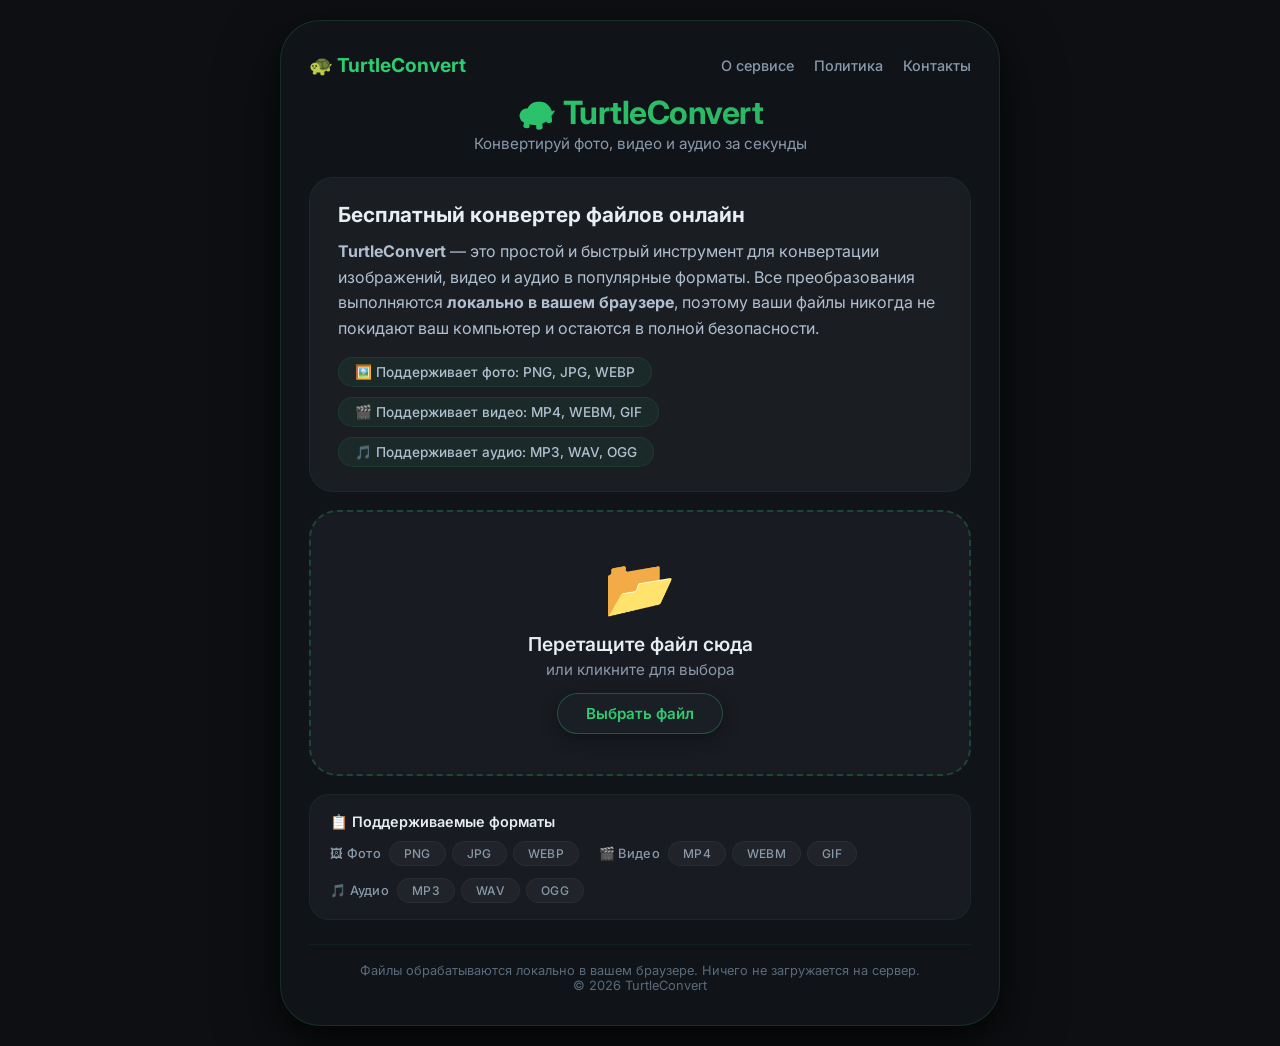
<file: index.html>
<!DOCTYPE html>
<html lang="ru">
<head>
    <meta charset="UTF-8" />
    <meta name="viewport" content="width=device-width, initial-scale=1.0" />
    <title>TurtleConvert — Конвертер файлов онлайн</title>
    <link rel="stylesheet" href="style.css" />
    <link rel="preconnect" href="https://fonts.googleapis.com" />
    <link href="https://fonts.googleapis.com/css2?family=Inter:opsz@14..32&display=swap" rel="stylesheet" />
</head>
<body>
    <div class="app">
        <header>
            <nav>
                <a href="/" class="nav-brand">🐢 TurtleConvert</a>
                <ul class="nav-menu">
                    <li><a href="/about.html">О сервисе</a></li>
                    <li><a href="/privacy.html">Политика</a></li>
                    <li><a href="/contact.html">Контакты</a></li>
                </ul>
            </nav>
            <h1>🐢 TurtleConvert</h1>
            <p class="subtitle">Конвертируй фото, видео и аудио за секунды</p>
        </header>

        <main class="container">
            <!-- Информационный блок -->
            <section class="info-section">
                <h2>Бесплатный конвертер файлов онлайн</h2>
                <p>
                    <strong>TurtleConvert</strong> — это простой и быстрый инструмент для конвертации изображений, 
                    видео и аудио в популярные форматы. Все преобразования выполняются <strong>локально в вашем браузере</strong>, 
                    поэтому ваши файлы никогда не покидают ваш компьютер и остаются в полной безопасности.
                </p>
                <div class="features">
                    <span class="feature">🖼️ Поддерживает фото: PNG, JPG, WEBP</span>
                    <span class="feature">🎬 Поддерживает видео: MP4, WEBM, GIF</span>
                    <span class="feature">🎵 Поддерживает аудио: MP3, WAV, OGG</span>
                </div>
            </section>

            <!-- Drop zone -->
            <div class="drop-zone" id="dropZone">
                <div class="drop-content">
                    <span class="icon-big">📂</span>
                    <h3>Перетащите файл сюда</h3>
                    <p>или кликните для выбора</p>
                    <input type="file" id="fileInput" accept=".png,.jpg,.jpeg,.webp,.mp4,.webm,.gif,.mp3,.wav,.ogg" hidden />
                    <button class="btn btn-primary" id="selectBtn">Выбрать файл</button>
                </div>
            </div>

            <!-- Supported formats -->
            <div class="formats-section">
                <div class="formats-header">
                    <span class="formats-title">📋 Поддерживаемые форматы</span>
                </div>
                <div class="formats-grid" id="formatsGrid">
                    <!-- Фото -->
                    <div class="format-category" data-category="image">
                        <div class="category-label">🖼 Фото</div>
                        <div class="format-chips">
                            <span class="chip" data-format="png">PNG</span>
                            <span class="chip" data-format="jpg">JPG</span>
                            <span class="chip" data-format="webp">WEBP</span>
                        </div>
                    </div>
                    <!-- Видео -->
                    <div class="format-category" data-category="video">
                        <div class="category-label">🎬 Видео</div>
                        <div class="format-chips">
                            <span class="chip" data-format="mp4">MP4</span>
                            <span class="chip" data-format="webm">WEBM</span>
                            <span class="chip" data-format="gif">GIF</span>
                        </div>
                    </div>
                    <!-- Аудио -->
                    <div class="format-category" data-category="audio">
                        <div class="category-label">🎵 Аудио</div>
                        <div class="format-chips">
                            <span class="chip" data-format="mp3">MP3</span>
                            <span class="chip" data-format="wav">WAV</span>
                            <span class="chip" data-format="ogg">OGG</span>
                        </div>
                    </div>
                </div>
            </div>

            <!-- Info & controls -->
            <div class="controls" id="controls" style="display: none">
                <div class="file-info">
                    <div class="file-meta">
                        <span class="file-name" id="fileName">file.png</span>
                        <span class="file-size" id="fileSize">0 KB</span>
                    </div>
                    <div class="format-row">
                        <div class="format-group">
                            <label>Текущий формат</label>
                            <span class="badge" id="currentFormat">PNG</span>
                        </div>
                        <div class="format-group">
                            <label>Конвертировать в</label>
                            <select id="targetFormat" class="select-clean"></select>
                        </div>
                    </div>
                    <!-- Filename input -->
                    <div class="format-row" style="margin-top: 6px;">
                        <div class="format-group" style="width: 100%;">
                            <label>Имя выходного файла</label>
                            <div class="filename-input-wrapper">
                                <input type="text" id="outputFileName" class="filename-input" placeholder="новое_имя" />
                                <span class="filename-ext" id="outputFileExt">.png</span>
                            </div>
                        </div>
                    </div>
                </div>

                <button class="btn btn-convert" id="convertBtn">Конвертировать</button>
            </div>

            <!-- Result -->
            <div class="result" id="result" style="display: none">
                <div class="result-card">
                    <div class="result-preview" id="resultPreview"></div>
                    <div class="result-actions">
                        <a class="btn btn-download" id="downloadBtn" download>⬇ Скачать</a>
                        <button class="btn btn-secondary" id="resetBtn">🔄 Конвертировать другой файл</button>
                    </div>
                </div>
            </div>

            <!-- Yandex Autoplacement 19808301 -->
            <script src="https://yandex.ru/ads/system/context.js" async></script>
            <script data-page-id="19808301" src="https://yandex.ru/ads/system/ap-loader.js" async></script>
        </main>

        <footer>
            <p>Файлы обрабатываются локально в вашем браузере. Ничего не загружается на сервер.</p>

            <p>&copy; 2026 TurtleConvert</p>
        </footer>
    </div>

    <script src="script.js"></script>
</body>
</html>
</file>
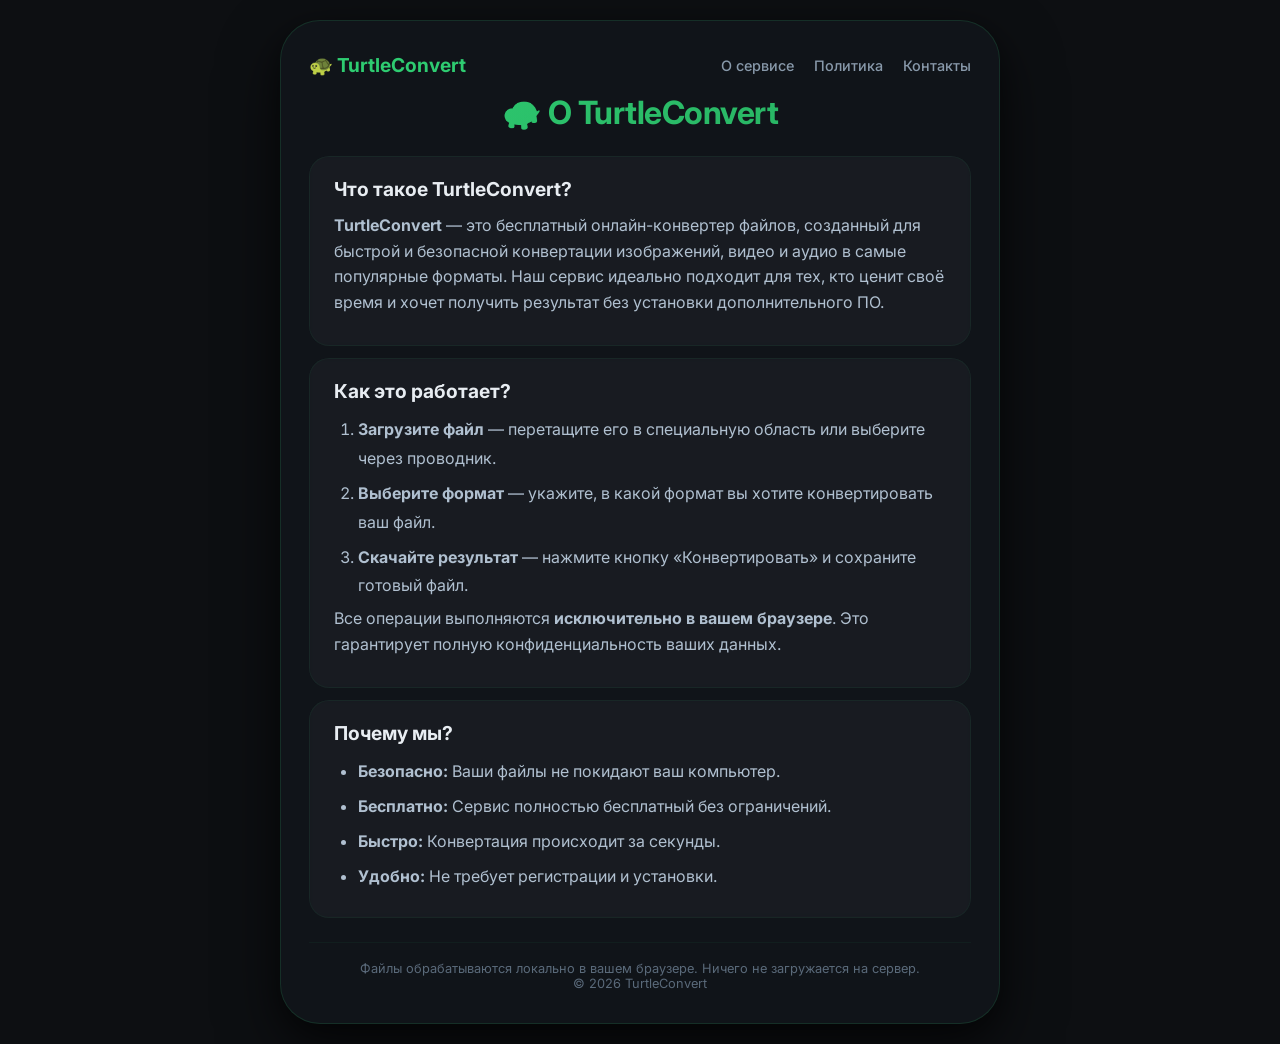
<file: about.html>
<!DOCTYPE html>
<html lang="ru">
<head>
    <meta charset="UTF-8" />
    <meta name="viewport" content="width=device-width, initial-scale=1.0" />
    <title>О сервисе TurtleConvert</title>
    <link rel="stylesheet" href="style.css" />
    <link rel="preconnect" href="https://fonts.googleapis.com" />
    <link href="https://fonts.googleapis.com/css2?family=Inter:opsz@14..32&display=swap" rel="stylesheet" />
</head>
<body>
    <div class="app">
        <header>
            <nav>
                <a href="/" class="nav-brand">🐢 TurtleConvert</a>
                <ul class="nav-menu">
                    <li><a href="/about.html">О сервисе</a></li>
                    <li><a href="/privacy.html">Политика</a></li>
                    <li><a href="/contact.html">Контакты</a></li>
                </ul>
            </nav>
            <h1>🐢 О TurtleConvert</h1>
        </header>

        <main class="container info-page">
            <section>
                <h2>Что такое TurtleConvert?</h2>
                <p>
                    <strong>TurtleConvert</strong> — это бесплатный онлайн-конвертер файлов, созданный для быстрой и безопасной конвертации изображений, видео и аудио в самые популярные форматы. 
                    Наш сервис идеально подходит для тех, кто ценит своё время и хочет получить результат без установки дополнительного ПО.
                </p>
            </section>
            <section>
                <h2>Как это работает?</h2>
                <ol>
                    <li><strong>Загрузите файл</strong> — перетащите его в специальную область или выберите через проводник.</li>
                    <li><strong>Выберите формат</strong> — укажите, в какой формат вы хотите конвертировать ваш файл.</li>
                    <li><strong>Скачайте результат</strong> — нажмите кнопку «Конвертировать» и сохраните готовый файл.</li>
                </ol>
                <p>Все операции выполняются <strong>исключительно в вашем браузере</strong>. Это гарантирует полную конфиденциальность ваших данных.</p>
            </section>
            <section>
                <h2>Почему мы?</h2>
                <ul>
                    <li><strong>Безопасно:</strong> Ваши файлы не покидают ваш компьютер.</li>
                    <li><strong>Бесплатно:</strong> Сервис полностью бесплатный без ограничений.</li>
                    <li><strong>Быстро:</strong> Конвертация происходит за секунды.</li>
                    <li><strong>Удобно:</strong> Не требует регистрации и установки.</li>
                </ul>
            </section>
        </main>

        <footer>
            <p>Файлы обрабатываются локально в вашем браузере. Ничего не загружается на сервер.</p>

            <p>&copy; 2026 TurtleConvert</p>
        </footer>
    </div>
</body>
</html>
</file>
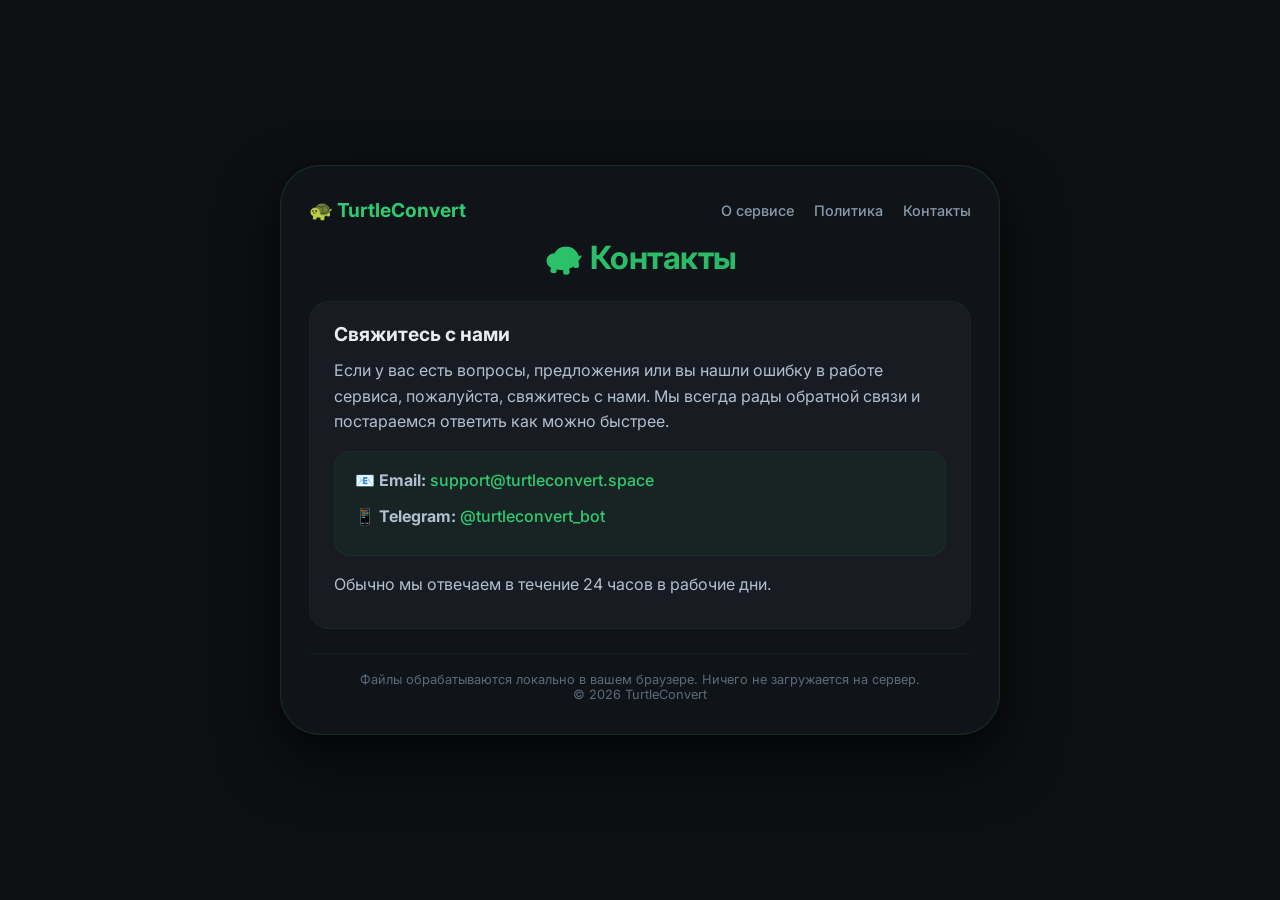
<file: contact.html>
<!DOCTYPE html>
<html lang="ru">
<head>
    <meta charset="UTF-8" />
    <meta name="viewport" content="width=device-width, initial-scale=1.0" />
    <title>Контакты TurtleConvert</title>
    <link rel="stylesheet" href="style.css" />
    <link rel="preconnect" href="https://fonts.googleapis.com" />
    <link href="https://fonts.googleapis.com/css2?family=Inter:opsz@14..32&display=swap" rel="stylesheet" />
</head>
<body>
    <div class="app">
        <header>
            <nav>
                <a href="/" class="nav-brand">🐢 TurtleConvert</a>
                <ul class="nav-menu">
                    <li><a href="/about.html">О сервисе</a></li>
                    <li><a href="/privacy.html">Политика</a></li>
                    <li><a href="/contact.html">Контакты</a></li>
                </ul>
            </nav>
            <h1>🐢 Контакты</h1>
        </header>

        <main class="container info-page">
            <section>
                <h2>Свяжитесь с нами</h2>
                <p>
                    Если у вас есть вопросы, предложения или вы нашли ошибку в работе сервиса, пожалуйста, свяжитесь с нами.
                    Мы всегда рады обратной связи и постараемся ответить как можно быстрее.
                </p>
                <div class="contact-info">
                    <p><strong>📧 Email:</strong> <a href="mailto:support@turtleconvert.space">support@turtleconvert.space</a></p>
                    <p><strong>📱 Telegram:</strong> <a href="https://t.me/turtleconvert_bot" target="_blank">@turtleconvert_bot</a></p>
                </div>
                <p>Обычно мы отвечаем в течение 24 часов в рабочие дни.</p>
            </section>
        </main>

        <footer>
            <p>Файлы обрабатываются локально в вашем браузере. Ничего не загружается на сервер.</p>

            <p>&copy; 2026 TurtleConvert</p>
        </footer>
    </div>
</body>
</html>
</file>
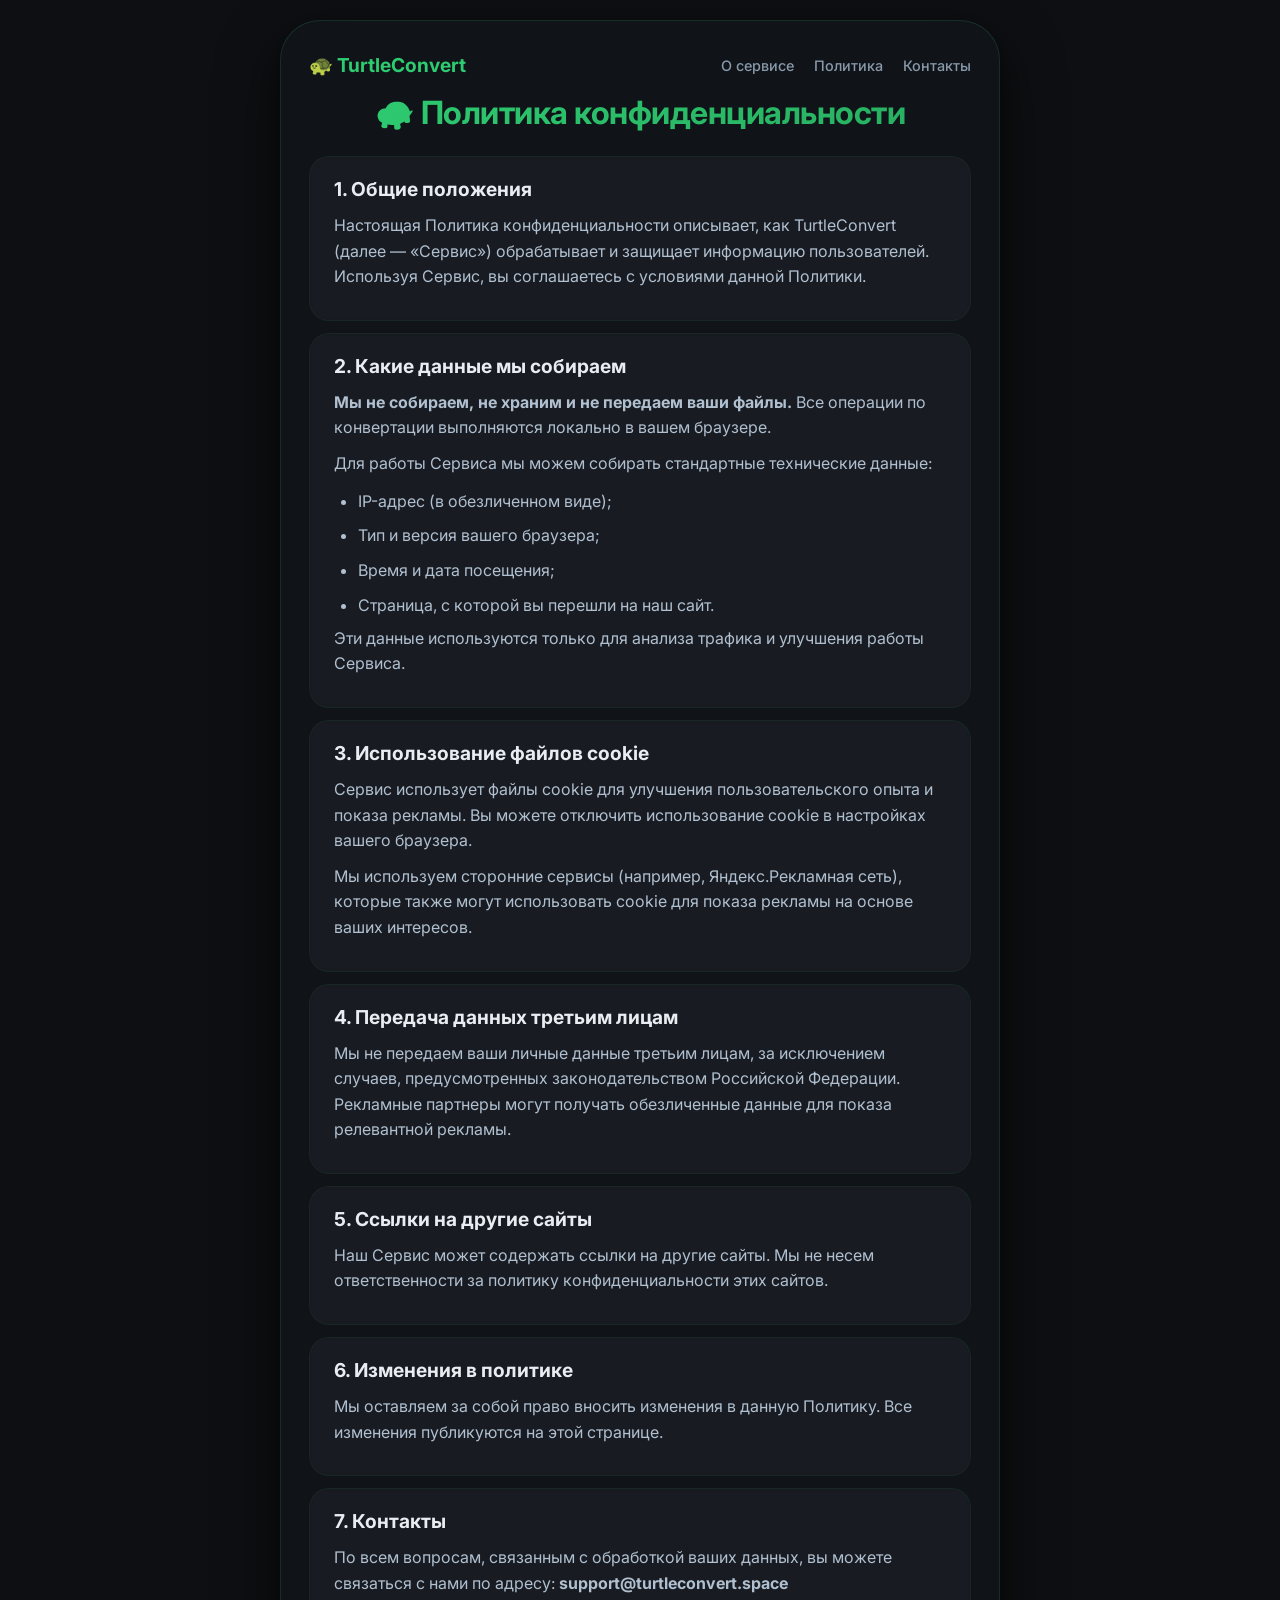
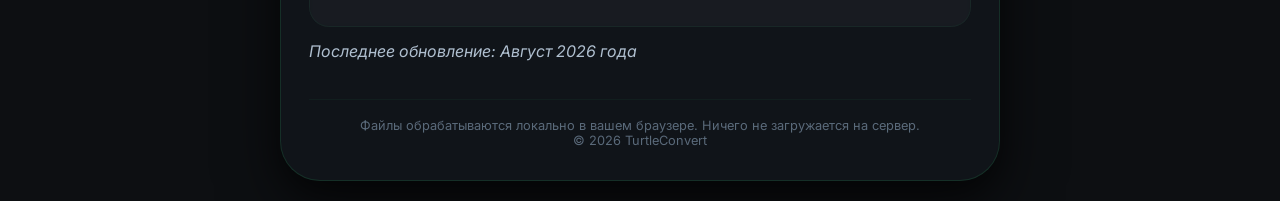
<file: privacy.html>
<!DOCTYPE html>
<html lang="ru">
<head>
    <meta charset="UTF-8" />
    <meta name="viewport" content="width=device-width, initial-scale=1.0" />
    <title>Политика конфиденциальности TurtleConvert</title>
    <link rel="stylesheet" href="style.css" />
    <link rel="preconnect" href="https://fonts.googleapis.com" />
    <link href="https://fonts.googleapis.com/css2?family=Inter:opsz@14..32&display=swap" rel="stylesheet" />
</head>
<body>
    <div class="app">
        <header>
            <nav>
                <a href="/" class="nav-brand">🐢 TurtleConvert</a>
                <ul class="nav-menu">
                    <li><a href="/about.html">О сервисе</a></li>
                    <li><a href="/privacy.html">Политика</a></li>
                    <li><a href="/contact.html">Контакты</a></li>
                </ul>
            </nav>
            <h1>🐢 Политика конфиденциальности</h1>
        </header>

        <main class="container info-page">
            <section>
                <h2>1. Общие положения</h2>
                <p>
                    Настоящая Политика конфиденциальности описывает, как TurtleConvert (далее — «Сервис») обрабатывает и защищает информацию пользователей.
                    Используя Сервис, вы соглашаетесь с условиями данной Политики.
                </p>
            </section>
            <section>
                <h2>2. Какие данные мы собираем</h2>
                <p><strong>Мы не собираем, не храним и не передаем ваши файлы.</strong> Все операции по конвертации выполняются локально в вашем браузере.</p>
                <p>Для работы Сервиса мы можем собирать стандартные технические данные:</p>
                <ul>
                    <li>IP-адрес (в обезличенном виде);</li>
                    <li>Тип и версия вашего браузера;</li>
                    <li>Время и дата посещения;</li>
                    <li>Страница, с которой вы перешли на наш сайт.</li>
                </ul>
                <p>Эти данные используются только для анализа трафика и улучшения работы Сервиса.</p>
            </section>
            <section>
                <h2>3. Использование файлов cookie</h2>
                <p>
                    Сервис использует файлы cookie для улучшения пользовательского опыта и показа рекламы. 
                    Вы можете отключить использование cookie в настройках вашего браузера.
                </p>
                <p>
                    Мы используем сторонние сервисы (например, Яндекс.Рекламная сеть), которые также могут использовать cookie для показа рекламы на основе ваших интересов.
                </p>
            </section>
            <section>
                <h2>4. Передача данных третьим лицам</h2>
                <p>
                    Мы не передаем ваши личные данные третьим лицам, за исключением случаев, предусмотренных законодательством Российской Федерации.
                    Рекламные партнеры могут получать обезличенные данные для показа релевантной рекламы.
                </p>
            </section>
            <section>
                <h2>5. Ссылки на другие сайты</h2>
                <p>
                    Наш Сервис может содержать ссылки на другие сайты. Мы не несем ответственности за политику конфиденциальности этих сайтов.
                </p>
            </section>
            <section>
                <h2>6. Изменения в политике</h2>
                <p>
                    Мы оставляем за собой право вносить изменения в данную Политику. Все изменения публикуются на этой странице.
                </p>
            </section>
            <section>
                <h2>7. Контакты</h2>
                <p>
                    По всем вопросам, связанным с обработкой ваших данных, вы можете связаться с нами по адресу: <strong>support@turtleconvert.space</strong>
                </p>
            </section>
            <p><em>Последнее обновление: Август 2026 года</em></p>
        </main>

        <footer>
            <p>Файлы обрабатываются локально в вашем браузере. Ничего не загружается на сервер.</p>

            <p>&copy; 2026 TurtleConvert</p>
        </footer>
    </div>
</body>
</html>
</file>
<file: style.css>
* {
    margin: 0;
    padding: 0;
    box-sizing: border-box;
}

body {
    font-family: 'Inter', -apple-system, BlinkMacSystemFont, sans-serif;
    background: #0d0f12;
    min-height: 100vh;
    display: flex;
    justify-content: center;
    align-items: center;
    padding: 20px;
    color: #e8edf2;
}

.app {
    max-width: 720px;
    width: 100%;
    background: rgba(18, 22, 28, 0.85);
    backdrop-filter: blur(18px);
    -webkit-backdrop-filter: blur(18px);
    border-radius: 40px;
    padding: 32px 28px;
    box-shadow: 0 25px 60px rgba(0, 0, 0, 0.6), 0 8px 24px rgba(0, 0, 0, 0.3);
    border: 1px solid rgba(46, 204, 113, 0.15);
    transition: 0.25s;
}

/* ===== HEADER ===== */
header {
    text-align: center;
    margin-bottom: 24px;
}

header h1 {
    font-size: 2rem;
    font-weight: 700;
    letter-spacing: -0.5px;
    background: linear-gradient(135deg, #2ecc71, #27ae60);
    -webkit-background-clip: text;
    -webkit-text-fill-color: transparent;
}

.subtitle {
    color: #8899aa;
    font-size: 0.95rem;
    margin-top: 2px;
    font-weight: 400;
}

/* ===== НАВИГАЦИЯ ===== */
nav {
    display: flex;
    justify-content: space-between;
    align-items: center;
    flex-wrap: wrap;
    gap: 12px 20px;
    margin-bottom: 16px;
}

.nav-brand {
    font-weight: 700;
    font-size: 1.2rem;
    color: #2ecc71;
    text-decoration: none;
    transition: color 0.2s;
}

.nav-brand:hover {
    color: #27ae60;
}

.nav-menu {
    display: flex;
    gap: 20px;
    list-style: none;
    margin: 0;
    padding: 0;
    flex-wrap: wrap;
}

.nav-menu a {
    color: #8899aa;
    text-decoration: none;
    font-size: 0.9rem;
    font-weight: 500;
    transition: color 0.2s;
}

.nav-menu a:hover {
    color: #2ecc71;
}

/* ===== ОБЩИЕ КОНТЕЙНЕРЫ ===== */
.container {
    display: flex;
    flex-direction: column;
    gap: 18px;
}

/* ===== ИНФОРМАЦИОННЫЙ БЛОК ===== */
.info-section {
    background: rgba(255, 255, 255, 0.04);
    backdrop-filter: blur(4px);
    border-radius: 24px;
    padding: 24px 28px;
    border: 1px solid rgba(46, 204, 113, 0.08);
}

.info-section h2 {
    font-size: 1.3rem;
    margin-bottom: 12px;
    color: #e8edf2;
}

.info-section p {
    color: #b0c0d0;
    line-height: 1.6;
    margin-bottom: 16px;
}

.features {
    display: flex;
    flex-wrap: wrap;
    gap: 10px 18px;
}

.feature {
    background: rgba(46, 204, 113, 0.08);
    padding: 6px 16px;
    border-radius: 40px;
    font-size: 0.85rem;
    font-weight: 500;
    color: #b0c0d0;
    border: 1px solid rgba(46, 204, 113, 0.1);
}

/* ===== DROP ZONE ===== */
.drop-zone {
    border: 2px dashed rgba(46, 204, 113, 0.25);
    border-radius: 28px;
    background: rgba(255, 255, 255, 0.03);
    backdrop-filter: blur(4px);
    padding: 40px 24px;
    text-align: center;
    transition: 0.25s;
    cursor: pointer;
    position: relative;
}

.drop-zone:hover,
.drop-zone.dragover {
    border-color: #2ecc71;
    background: rgba(46, 204, 113, 0.06);
    box-shadow: 0 0 0 6px rgba(46, 204, 113, 0.05);
}

.drop-content .icon-big {
    font-size: 3.6rem;
    display: block;
    margin-bottom: 10px;
}

.drop-content h3 {
    font-weight: 600;
    font-size: 1.2rem;
    color: #e8edf2;
}

.drop-content p {
    color: #8899aa;
    margin: 4px 0 14px;
    font-size: 0.95rem;
}

/* ===== КНОПКИ (ЧЁРНО-ЗЕЛЁНЫЕ) ===== */
.btn {
    display: inline-block;
    padding: 10px 28px;
    border-radius: 60px;
    border: none;
    font-weight: 600;
    font-size: 0.95rem;
    background: #1a1f26;
    color: #e8edf2;
    box-shadow: 0 4px 12px rgba(0, 0, 0, 0.2);
    transition: 0.2s;
    cursor: pointer;
    text-decoration: none;
    font-family: inherit;
}

.btn-primary {
    background: #1a1f26;
    color: #2ecc71;
    border: 1px solid rgba(46, 204, 113, 0.3);
    box-shadow: 0 6px 18px rgba(0, 0, 0, 0.3);
}

.btn-primary:hover {
    background: #2ecc71;
    color: #0d0f12;
    transform: translateY(-2px);
    box-shadow: 0 10px 28px rgba(46, 204, 113, 0.2);
}

.btn-convert {
    background: #2ecc71;
    color: #0d0f12;
    font-size: 1.05rem;
    padding: 14px 32px;
    box-shadow: 0 8px 24px rgba(46, 204, 113, 0.2);
    width: 100%;
}

.btn-convert:hover {
    background: #27ae60;
    transform: translateY(-2px);
    box-shadow: 0 12px 32px rgba(46, 204, 113, 0.3);
}

.btn-download {
    background: #2ecc71;
    color: #0d0f12;
    padding: 12px 36px;
    font-size: 1rem;
    box-shadow: 0 6px 18px rgba(46, 204, 113, 0.2);
}

.btn-download:hover {
    background: #27ae60;
    transform: translateY(-2px);
}

.btn-secondary {
    background: #1a1f26;
    color: #e8edf2;
    border: 1px solid rgba(255, 255, 255, 0.06);
}

.btn-secondary:hover {
    background: #2a303a;
}

/* ===== ФОРМАТЫ ===== */
.formats-section {
    background: rgba(255, 255, 255, 0.03);
    backdrop-filter: blur(4px);
    border-radius: 20px;
    padding: 16px 20px;
    border: 1px solid rgba(46, 204, 113, 0.08);
}

.formats-header {
    margin-bottom: 10px;
}

.formats-title {
    font-weight: 600;
    font-size: 0.9rem;
    color: #e8edf2;
}

.formats-grid {
    display: flex;
    flex-wrap: wrap;
    gap: 12px 20px;
}

.format-category {
    display: flex;
    align-items: center;
    gap: 8px;
    flex-wrap: wrap;
}

.category-label {
    font-size: 0.8rem;
    font-weight: 500;
    color: #8899aa;
    letter-spacing: 0.3px;
}

.format-chips {
    display: flex;
    gap: 6px;
    flex-wrap: wrap;
}

.chip {
    display: inline-block;
    padding: 4px 14px;
    border-radius: 40px;
    background: rgba(255, 255, 255, 0.04);
    border: 1px solid rgba(255, 255, 255, 0.04);
    font-size: 0.75rem;
    font-weight: 500;
    color: #8899aa;
    transition: 0.2s;
    letter-spacing: 0.3px;
    text-transform: uppercase;
}

.chip.active {
    background: rgba(46, 204, 113, 0.15);
    color: #2ecc71;
    border-color: rgba(46, 204, 113, 0.2);
    box-shadow: 0 4px 12px rgba(46, 204, 113, 0.05);
}

.chip.inactive {
    opacity: 0.2;
    filter: grayscale(0.8);
}

/* ===== CONTROLS ===== */
.controls {
    background: rgba(255, 255, 255, 0.03);
    backdrop-filter: blur(4px);
    border-radius: 24px;
    padding: 20px 24px;
    border: 1px solid rgba(46, 204, 113, 0.08);
}

.file-info {
    display: flex;
    flex-direction: column;
    gap: 14px;
    margin-bottom: 18px;
}

.file-meta {
    display: flex;
    justify-content: space-between;
    align-items: center;
    flex-wrap: wrap;
}

.file-name {
    font-weight: 600;
    font-size: 1.05rem;
    word-break: break-all;
    color: #e8edf2;
}

.file-size {
    color: #8899aa;
    font-size: 0.9rem;
}

.format-row {
    display: flex;
    flex-wrap: wrap;
    align-items: center;
    gap: 20px 32px;
}

.format-group {
    display: flex;
    align-items: center;
    gap: 10px;
    flex-wrap: wrap;
}

.format-group label {
    font-size: 0.85rem;
    font-weight: 500;
    color: #8899aa;
    letter-spacing: 0.3px;
    text-transform: uppercase;
}

.badge {
    background: rgba(46, 204, 113, 0.15);
    color: #2ecc71;
    padding: 4px 14px;
    border-radius: 40px;
    font-weight: 600;
    font-size: 0.85rem;
    text-transform: uppercase;
    letter-spacing: 0.3px;
    border: 1px solid rgba(46, 204, 113, 0.1);
}

.select-clean {
    background: #1a1f26;
    border: 1px solid rgba(255, 255, 255, 0.06);
    padding: 6px 14px;
    border-radius: 40px;
    font-weight: 500;
    font-size: 0.9rem;
    color: #e8edf2;
    cursor: pointer;
    outline: none;
    transition: 0.2s;
    font-family: inherit;
}

.select-clean:hover,
.select-clean:focus {
    border-color: #2ecc71;
    box-shadow: 0 0 0 3px rgba(46, 204, 113, 0.05);
}

/* Filename input */
.filename-input-wrapper {
    display: flex;
    align-items: center;
    gap: 0;
    background: #1a1f26;
    border: 1px solid rgba(255, 255, 255, 0.06);
    border-radius: 40px;
    overflow: hidden;
    transition: 0.2s;
    flex: 1;
    min-width: 140px;
}

.filename-input-wrapper:focus-within {
    border-color: #2ecc71;
    box-shadow: 0 0 0 3px rgba(46, 204, 113, 0.05);
}

.filename-input {
    flex: 1;
    border: none;
    padding: 8px 12px 8px 16px;
    font-size: 0.9rem;
    font-family: inherit;
    color: #e8edf2;
    background: transparent;
    outline: none;
    min-width: 80px;
}

.filename-input::placeholder {
    color: #5a6a7a;
    font-weight: 400;
}

.filename-ext {
    padding: 8px 16px 8px 4px;
    font-size: 0.9rem;
    font-weight: 500;
    color: #8899aa;
    background: transparent;
    white-space: nowrap;
    user-select: none;
}

/* ===== RESULT ===== */
.result {
    animation: fadeUp 0.35s ease;
}

.result-card {
    background: rgba(255, 255, 255, 0.03);
    backdrop-filter: blur(4px);
    border-radius: 24px;
    padding: 20px 24px 28px;
    text-align: center;
    border: 1px solid rgba(46, 204, 113, 0.08);
}

.result-preview {
    margin-bottom: 20px;
}

.result-preview img,
.result-preview video,
.result-preview audio {
    max-width: 100%;
    max-height: 300px;
    border-radius: 16px;
    box-shadow: 0 8px 24px rgba(0, 0, 0, 0.3);
    background: #0d0f12;
}

.result-preview audio {
    width: 100%;
}

.result-actions {
    display: flex;
    flex-wrap: wrap;
    justify-content: center;
    gap: 14px;
}

/* ===== СТРАНИЦЫ "О НАС", "ПОЛИТИКА" и "КОНТАКТЫ" ===== */
.info-page {
    gap: 12px;
}

.info-page section {
    background: rgba(255, 255, 255, 0.03);
    backdrop-filter: blur(2px);
    border-radius: 20px;
    padding: 20px 24px;
    border: 1px solid rgba(46, 204, 113, 0.06);
}

.info-page h2 {
    font-size: 1.2rem;
    color: #e8edf2;
    margin-bottom: 12px;
}

.info-page p {
    color: #b0c0d0;
    line-height: 1.6;
    margin-bottom: 10px;
}

.info-page ul,
.info-page ol {
    padding-left: 24px;
    color: #b0c0d0;
    line-height: 1.8;
}

.info-page ol li,
.info-page ul li {
    margin-bottom: 6px;
}

.contact-info {
    background: rgba(46, 204, 113, 0.05);
    border-radius: 16px;
    padding: 16px 20px;
    margin: 16px 0;
    border: 1px solid rgba(46, 204, 113, 0.06);
}

.contact-info a {
    color: #2ecc71;
    text-decoration: none;
    font-weight: 500;
}

.contact-info a:hover {
    text-decoration: underline;
}

/* ===== AD PLACEHOLDER ===== */
.ad-placeholder {
    background: rgba(255, 255, 255, 0.02);
    border-radius: 20px;
    padding: 18px;
    text-align: center;
    border: 1px dashed rgba(46, 204, 113, 0.08);
    margin-top: 4px;
}

.ad-badge {
    font-size: 0.7rem;
    text-transform: uppercase;
    letter-spacing: 0.6px;
    color: #5a6a7a;
    margin-bottom: 4px;
}

.ad-content {
    color: #5a6a7a;
    font-size: 0.9rem;
}

/* ===== FOOTER ===== */
footer {
    margin-top: 24px;
    text-align: center;
    font-size: 0.8rem;
    color: #5a6a7a;
    border-top: 1px solid rgba(46, 204, 113, 0.05);
    padding-top: 18px;
}

footer nav {
    justify-content: center;
    margin: 8px 0;
}

footer nav a {
    color: #5a6a7a;
    text-decoration: none;
    font-size: 0.8rem;
}

footer nav a:hover {
    color: #2ecc71;
}

/* ===== ANIMATIONS ===== */
@keyframes fadeUp {
    0% {
        opacity: 0;
        transform: translateY(14px);
    }
    100% {
        opacity: 1;
        transform: translateY(0);
    }
}

/* ===== RESPONSIVE ===== */
@media (max-width: 500px) {
    .app {
        padding: 18px 16px;
        border-radius: 28px;
    }
    header h1 {
        font-size: 1.6rem;
    }
    nav {
        flex-direction: column;
        align-items: flex-start;
        gap: 8px;
    }
    .nav-menu {
        gap: 12px;
    }
    .nav-menu a {
        font-size: 0.8rem;
    }
    .format-row {
        flex-direction: column;
        align-items: flex-start;
        gap: 10px;
    }
    .result-actions {
        flex-direction: column;
    }
    .btn-download,
    .btn-secondary {
        width: 100%;
        text-align: center;
    }
    .formats-grid {
        flex-direction: column;
        gap: 8px;
    }
    .info-section {
        padding: 16px 16px;
    }
    .info-section h2 {
        font-size: 1.1rem;
    }
    .features {
        gap: 6px 10px;
    }
    .feature {
        font-size: 0.75rem;
        padding: 4px 12px;
    }
    .info-page section {
        padding: 14px 16px;
    }
}
</file>
